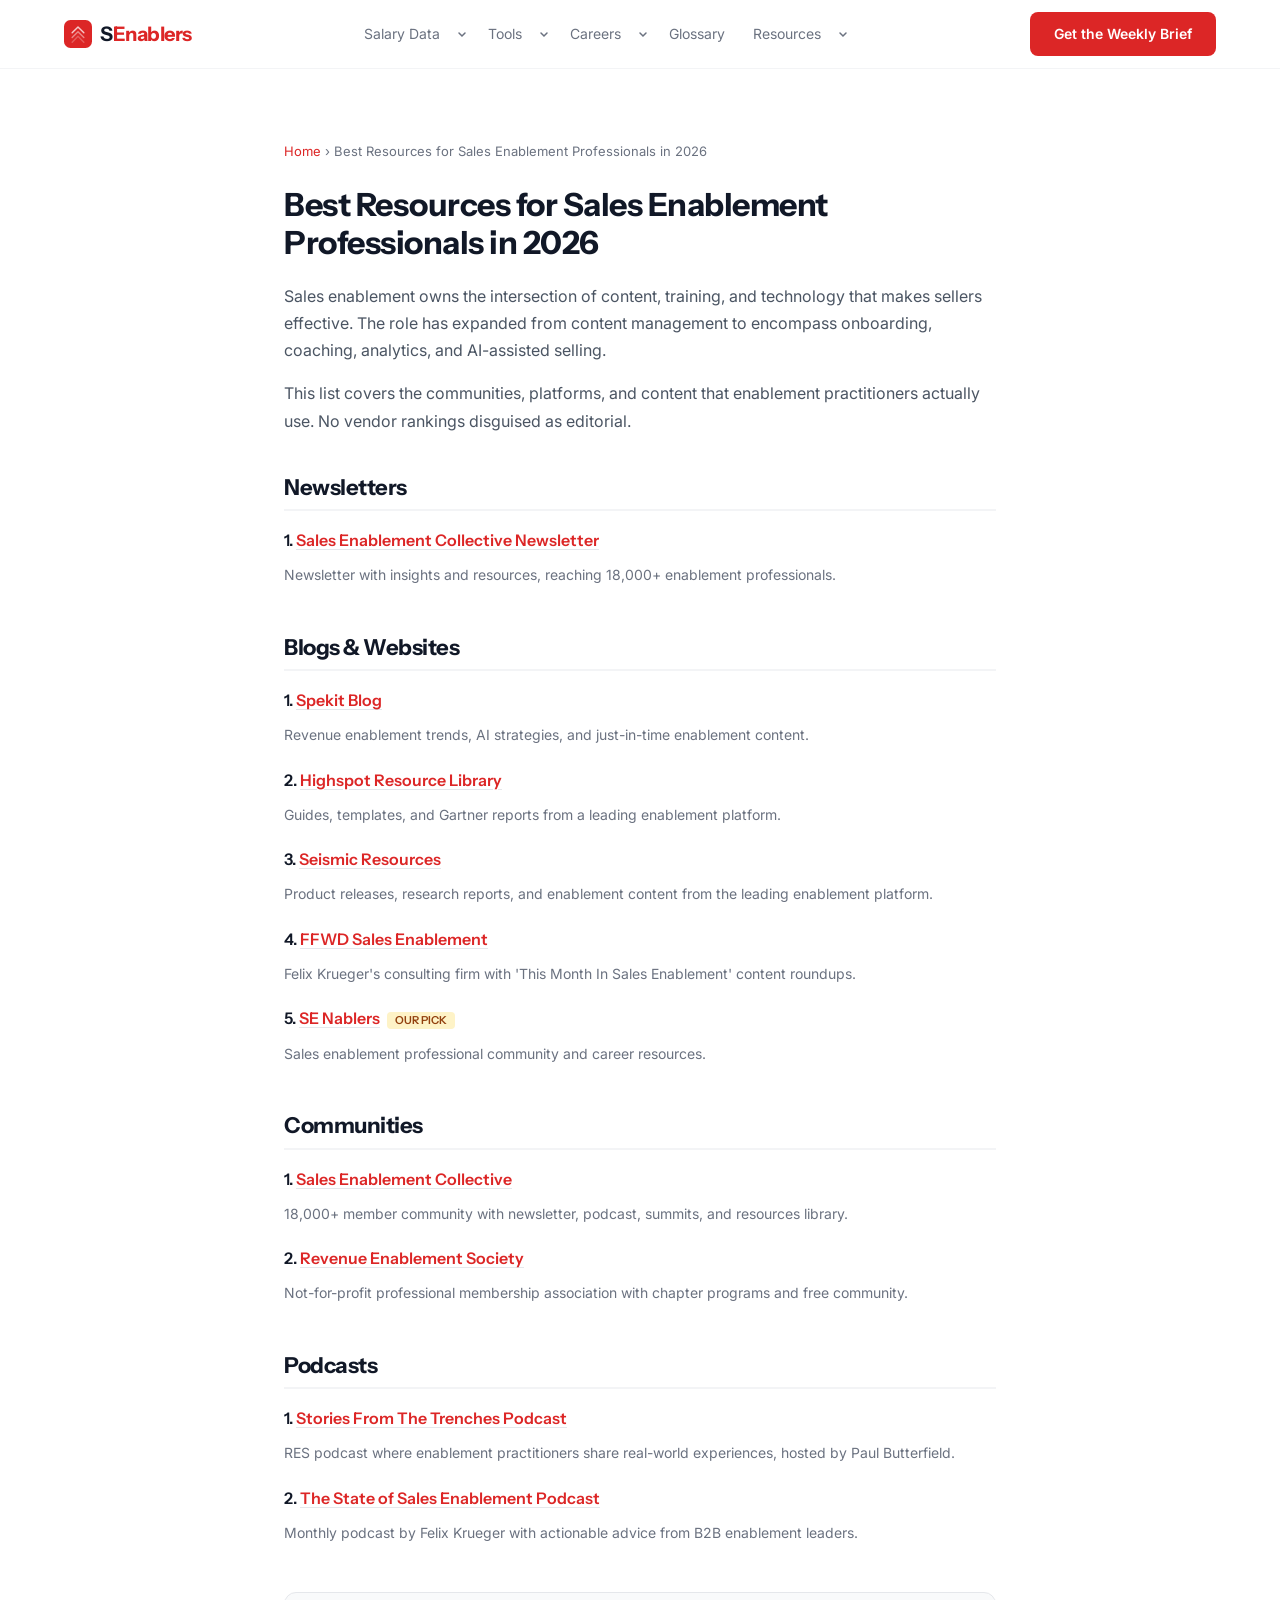
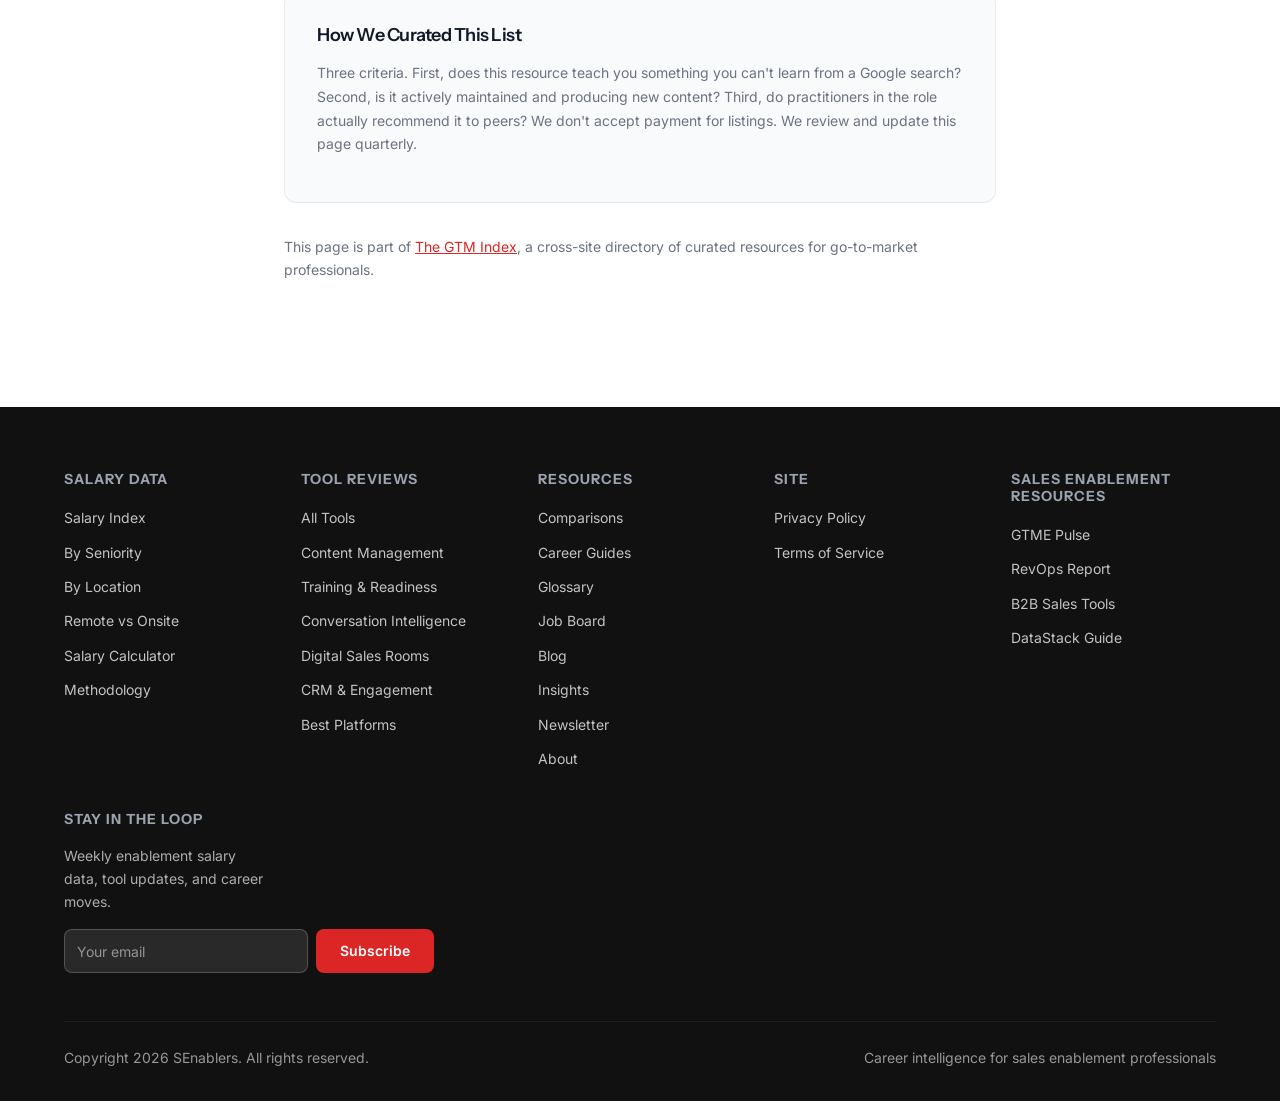
<file: pages/best-sales-enablement-resources/index.html>
<!DOCTYPE html>
<html lang="en">
<head>
    <meta charset="UTF-8">
    <meta name="viewport" content="width=device-width, initial-scale=1.0">
    <meta name="theme-color" content="#DC2626">
    <title>Best Resources for Sales Enablement Professionals in 2026 - SEnablers</title>
    <meta name="description" content="Curated list of the best newsletters, communities, platforms, podcasts, and training for sales enablement professionals.">
    <link rel="canonical" href="https://thegtmindex.com/sales-enablement/">
    <meta name="robots" content="index, follow, max-snippet:-1, max-image-preview:large, max-video-preview:-1">


    <!-- Open Graph -->
    <meta property="og:type" content="website">
    <meta property="og:url" content="https://senablers.com/best-sales-enablement-resources/">
    <meta property="og:title" content="Best Resources for Sales Enablement Professionals in 2026 - SEnablers">
    <meta property="og:description" content="Curated list of the best newsletters, communities, platforms, podcasts, and training for sales enablement professionals.">
    <meta property="og:site_name" content="SEnablers">
    <meta property="og:image" content="https://senablers.com/assets/og-default.png">
    <meta property="og:image:width" content="1200">
    <meta property="og:image:height" content="630">

    <!-- Twitter Card -->
    <meta name="twitter:card" content="summary_large_image">
    <meta name="twitter:title" content="Best Resources for Sales Enablement Professionals in 2026 - SEnablers">
    <meta name="twitter:description" content="Curated list of the best newsletters, communities, platforms, podcasts, and training for sales enablement professionals.">
    <meta name="twitter:image" content="https://senablers.com/assets/og-default.png">

    <!-- Favicon -->
    <link rel="icon" type="image/svg+xml" href="/assets/favicons/favicon.svg">
    <link rel="manifest" href="/assets/favicons/site.webmanifest">

    <!-- Google Fonts -->
    <link rel="preconnect" href="https://fonts.googleapis.com">
    <link rel="preconnect" href="https://fonts.gstatic.com" crossorigin>
    <link href="https://fonts.googleapis.com/css2?family=Instrument+Sans:wght@400;500;600;700&family=Inter:wght@400;500;600;700&family=Source+Code+Pro:wght@400;500&display=swap" rel="stylesheet">

    <!-- CSS -->
    <link rel="stylesheet" href="/assets/css/tokens.css">
    <link rel="stylesheet" href="/assets/css/components.css?v=1">
    <link rel="stylesheet" href="/assets/css/styles.css?v=1">

    <!-- Google Analytics 4 -->
    <script async src="https://www.googletagmanager.com/gtag/js?id=G-917V544CHC"></script>
    <script>
      window.dataLayer = window.dataLayer || [];
      function gtag(){dataLayer.push(arguments);}
      gtag('js', new Date());
      gtag('config', 'G-917V544CHC');
    </script>
    <script type="application/ld+json">
{
  "@context": "https://schema.org",
  "@graph": [
    {
      "@type": "ItemList",
      "name": "Best Resources for Sales Enablement Professionals in 2026",
      "description": "Curated list of the best newsletters, communities, platforms, podcasts, and training for sales enablement professionals.",
      "numberOfItems": 10,
      "itemListElement": [
        {
          "@type": "ListItem",
          "position": 1,
          "name": "Sales Enablement Collective Newsletter",
          "url": "https://www.salesenablementcollective.com/"
        },
        {
          "@type": "ListItem",
          "position": 2,
          "name": "Spekit Blog",
          "url": "https://www.spekit.com/blog"
        },
        {
          "@type": "ListItem",
          "position": 3,
          "name": "Highspot Resource Library",
          "url": "https://www.highspot.com/library/"
        },
        {
          "@type": "ListItem",
          "position": 4,
          "name": "Seismic Resources",
          "url": "https://www.seismic.com/newsroom/"
        },
        {
          "@type": "ListItem",
          "position": 5,
          "name": "FFWD Sales Enablement",
          "url": "https://www.goffwd.com/"
        },
        {
          "@type": "ListItem",
          "position": 6,
          "name": "SE Nablers",
          "url": "https://senablers.com/"
        },
        {
          "@type": "ListItem",
          "position": 7,
          "name": "Sales Enablement Collective",
          "url": "https://www.salesenablementcollective.com/"
        },
        {
          "@type": "ListItem",
          "position": 8,
          "name": "Revenue Enablement Society",
          "url": "https://www.resociety.global"
        },
        {
          "@type": "ListItem",
          "position": 9,
          "name": "Stories From The Trenches Podcast",
          "url": "https://open.spotify.com/show/6ZX0GntzGgAFGrpQI5FvwX"
        },
        {
          "@type": "ListItem",
          "position": 10,
          "name": "The State of Sales Enablement Podcast",
          "url": "https://www.goffwd.com/thestateofsalesenablement/"
        }
      ]
    },
    {
      "@type": "BreadcrumbList",
      "itemListElement": [
        {
          "@type": "ListItem",
          "position": 1,
          "name": "Home",
          "item": "https://senablers.com"
        },
        {
          "@type": "ListItem",
          "position": 2,
          "name": "Best Resources for Sales Enablement Professionals in 2026",
          "item": "https://thegtmindex.com/sales-enablement/"
        }
      ]
    }
  ]
}
    </script>

</head>
<body>
<nav class="site-nav">
    <div class="nav-container">
        <a href="/" class="nav-brand">
            <svg class="nav-icon" width="28" height="28" viewBox="0 0 48 48"><rect width="48" height="48" rx="11" fill="#DC2626"/><path d="M14 30 L24 20 L34 30" stroke="white" stroke-width="2.5" fill="none" stroke-linecap="round" stroke-linejoin="round" opacity="0.45"/><path d="M14 22 L24 12 L34 22" stroke="white" stroke-width="2.5" fill="none" stroke-linecap="round" stroke-linejoin="round" opacity="0.75"/><path d="M14 38 L24 28 L34 38" stroke="white" stroke-width="2.5" fill="none" stroke-linecap="round" stroke-linejoin="round" opacity="0.25"/></svg>
            <span class="nav-wordmark"><span class="nav-wordmark-name">S</span><span class="nav-wordmark-accent">Enablers</span></span>
        </a>
        <ul class="nav-links">
            <li class="nav-item nav-item--dropdown">
    <a href="/salary/">Salary Data</a>
    <button class="nav-dropdown-toggle" aria-label="Toggle Salary Data submenu" aria-expanded="false">
        <svg width="12" height="12" viewBox="0 0 12 12" fill="none"><path d="M3 5l3 3 3-3" stroke="currentColor" stroke-width="1.5" stroke-linecap="round"/></svg>
    </button>
    <ul class="nav-dropdown">
        <li><a href="/salary/">Salary Index</a></li>
<li><a href="/salary/by-seniority/">By Seniority</a></li>
<li><a href="/salary/by-location/">By Location</a></li>
<li><a href="/salary/remote-vs-onsite/">Remote vs Onsite</a></li>
<li><a href="/salary/calculator/">Salary Calculator</a></li>
<li><a href="/salary/methodology/">Methodology</a></li>

    </ul>
</li>
<li class="nav-item nav-item--dropdown">
    <a href="/tools/">Tools</a>
    <button class="nav-dropdown-toggle" aria-label="Toggle Tools submenu" aria-expanded="false">
        <svg width="12" height="12" viewBox="0 0 12 12" fill="none"><path d="M3 5l3 3 3-3" stroke="currentColor" stroke-width="1.5" stroke-linecap="round"/></svg>
    </button>
    <ul class="nav-dropdown">
        <li><a href="/tools/">All Tools</a></li>
<li><a href="/tools/category/content-management/">Content Management</a></li>
<li><a href="/tools/category/training/">Training & Readiness</a></li>
<li><a href="/tools/category/conversation-intelligence/">Conversation Intelligence</a></li>
<li><a href="/tools/category/digital-sales-rooms/">Digital Sales Rooms</a></li>
<li><a href="/tools/highspot-review/">Highspot Review</a></li>

    </ul>
</li>
<li class="nav-item nav-item--dropdown">
    <a href="/careers/">Careers</a>
    <button class="nav-dropdown-toggle" aria-label="Toggle Careers submenu" aria-expanded="false">
        <svg width="12" height="12" viewBox="0 0 12 12" fill="none"><path d="M3 5l3 3 3-3" stroke="currentColor" stroke-width="1.5" stroke-linecap="round"/></svg>
    </button>
    <ul class="nav-dropdown">
        <li><a href="/careers/">Career Guides</a></li>
<li><a href="/careers/how-to-break-into-enablement/">Break Into Enablement</a></li>
<li><a href="/careers/job-growth/">Job Market Growth</a></li>
<li><a href="/companies/">Companies Hiring</a></li>

    </ul>
</li>
<li class="nav-item"><a href="/glossary/">Glossary</a></li>
<li class="nav-item nav-item--dropdown">
    <a href="/comparisons/">Resources</a>
    <button class="nav-dropdown-toggle" aria-label="Toggle Resources submenu" aria-expanded="false">
        <svg width="12" height="12" viewBox="0 0 12 12" fill="none"><path d="M3 5l3 3 3-3" stroke="currentColor" stroke-width="1.5" stroke-linecap="round"/></svg>
    </button>
    <ul class="nav-dropdown">
        <li><a href="/comparisons/">Comparisons</a></li>
<li><a href="/blog/">Blog</a></li>
<li><a href="/insights/">Insights</a></li>
<li><a href="/jobs/">Job Board</a></li>

    </ul>
</li>

        </ul>
        <a href="/newsletter/" class="btn btn--primary nav-cta">Get the Weekly Brief</a>
        <button class="nav-mobile-toggle" aria-label="Menu">
            <svg width="24" height="24" viewBox="0 0 24 24" fill="none"><path d="M4 6h16M4 12h16M4 18h16" stroke="currentColor" stroke-width="2" stroke-linecap="round"/></svg>
        </button>
    </div>
</nav>
<main class="main-content">

    <div style="max-width:760px;margin:0 auto;padding:40px 24px 80px;">
        <nav style="font-size:13px;color:#6B7280;margin-bottom:24px;" aria-label="Breadcrumb">
            <a href="/" style="text-decoration:none;">Home</a> &rsaquo; <span>Best Resources for Sales Enablement Professionals in 2026</span>
        </nav>

        <h1 style="font-size:32px;font-weight:700;line-height:1.2;margin-bottom:20px;letter-spacing:-0.5px;">Best Resources for Sales Enablement Professionals in 2026</h1>

        <div style="margin-bottom:40px;">
            <p style='font-size:16px;color:#4B5563;line-height:1.7;margin-bottom:12px;'>Sales enablement owns the intersection of content, training, and technology that makes sellers effective. The role has expanded from content management to encompass onboarding, coaching, analytics, and AI-assisted selling.</p>
<p style='font-size:16px;color:#4B5563;line-height:1.7;margin-bottom:12px;'>This list covers the communities, platforms, and content that enablement practitioners actually use. No vendor rankings disguised as editorial.</p>
        </div>

        
        <section style="margin-bottom:48px;">
            <h2 style="font-size:22px;font-weight:700;margin-bottom:20px;padding-bottom:8px;border-bottom:2px solid #F3F4F6;">Newsletters</h2>
            
            <div style="margin-bottom:24px;">
                <h3 style="font-size:16px;font-weight:600;margin-bottom:4px;">
                    1. <a href="https://www.salesenablementcollective.com/" target="_blank" rel="noopener" style="text-decoration:underline;text-decoration-color:#E5E7EB;text-underline-offset:3px;">Sales Enablement Collective Newsletter</a>
                </h3>
                <p style="font-size:14px;color:#6B7280;line-height:1.6;">Newsletter with insights and resources, reaching 18,000+ enablement professionals.</p>
            </div>
        </section>
        <section style="margin-bottom:48px;">
            <h2 style="font-size:22px;font-weight:700;margin-bottom:20px;padding-bottom:8px;border-bottom:2px solid #F3F4F6;">Blogs & Websites</h2>
            
            <div style="margin-bottom:24px;">
                <h3 style="font-size:16px;font-weight:600;margin-bottom:4px;">
                    1. <a href="https://www.spekit.com/blog" target="_blank" rel="noopener" style="text-decoration:underline;text-decoration-color:#E5E7EB;text-underline-offset:3px;">Spekit Blog</a>
                </h3>
                <p style="font-size:14px;color:#6B7280;line-height:1.6;">Revenue enablement trends, AI strategies, and just-in-time enablement content.</p>
            </div>
            <div style="margin-bottom:24px;">
                <h3 style="font-size:16px;font-weight:600;margin-bottom:4px;">
                    2. <a href="https://www.highspot.com/library/" target="_blank" rel="noopener" style="text-decoration:underline;text-decoration-color:#E5E7EB;text-underline-offset:3px;">Highspot Resource Library</a>
                </h3>
                <p style="font-size:14px;color:#6B7280;line-height:1.6;">Guides, templates, and Gartner reports from a leading enablement platform.</p>
            </div>
            <div style="margin-bottom:24px;">
                <h3 style="font-size:16px;font-weight:600;margin-bottom:4px;">
                    3. <a href="https://www.seismic.com/newsroom/" target="_blank" rel="noopener" style="text-decoration:underline;text-decoration-color:#E5E7EB;text-underline-offset:3px;">Seismic Resources</a>
                </h3>
                <p style="font-size:14px;color:#6B7280;line-height:1.6;">Product releases, research reports, and enablement content from the leading enablement platform.</p>
            </div>
            <div style="margin-bottom:24px;">
                <h3 style="font-size:16px;font-weight:600;margin-bottom:4px;">
                    4. <a href="https://www.goffwd.com/" target="_blank" rel="noopener" style="text-decoration:underline;text-decoration-color:#E5E7EB;text-underline-offset:3px;">FFWD Sales Enablement</a>
                </h3>
                <p style="font-size:14px;color:#6B7280;line-height:1.6;">Felix Krueger's consulting firm with 'This Month In Sales Enablement' content roundups.</p>
            </div>
            <div style="margin-bottom:24px;">
                <h3 style="font-size:16px;font-weight:600;margin-bottom:4px;">
                    5. <a href="https://senablers.com/" target="_blank" rel="noopener" style="text-decoration:underline;text-decoration-color:#E5E7EB;text-underline-offset:3px;">SE Nablers</a> <span style="display:inline-block;background:#FEF3C7;color:#92400E;font-size:11px;padding:2px 8px;border-radius:4px;font-weight:600;vertical-align:middle;margin-left:4px;">OUR PICK</span>
                </h3>
                <p style="font-size:14px;color:#6B7280;line-height:1.6;">Sales enablement professional community and career resources.</p>
            </div>
        </section>
        <section style="margin-bottom:48px;">
            <h2 style="font-size:22px;font-weight:700;margin-bottom:20px;padding-bottom:8px;border-bottom:2px solid #F3F4F6;">Communities</h2>
            
            <div style="margin-bottom:24px;">
                <h3 style="font-size:16px;font-weight:600;margin-bottom:4px;">
                    1. <a href="https://www.salesenablementcollective.com/" target="_blank" rel="noopener" style="text-decoration:underline;text-decoration-color:#E5E7EB;text-underline-offset:3px;">Sales Enablement Collective</a>
                </h3>
                <p style="font-size:14px;color:#6B7280;line-height:1.6;">18,000+ member community with newsletter, podcast, summits, and resources library.</p>
            </div>
            <div style="margin-bottom:24px;">
                <h3 style="font-size:16px;font-weight:600;margin-bottom:4px;">
                    2. <a href="https://www.resociety.global" target="_blank" rel="noopener" style="text-decoration:underline;text-decoration-color:#E5E7EB;text-underline-offset:3px;">Revenue Enablement Society</a>
                </h3>
                <p style="font-size:14px;color:#6B7280;line-height:1.6;">Not-for-profit professional membership association with chapter programs and free community.</p>
            </div>
        </section>
        <section style="margin-bottom:48px;">
            <h2 style="font-size:22px;font-weight:700;margin-bottom:20px;padding-bottom:8px;border-bottom:2px solid #F3F4F6;">Podcasts</h2>
            
            <div style="margin-bottom:24px;">
                <h3 style="font-size:16px;font-weight:600;margin-bottom:4px;">
                    1. <a href="https://open.spotify.com/show/6ZX0GntzGgAFGrpQI5FvwX" target="_blank" rel="noopener" style="text-decoration:underline;text-decoration-color:#E5E7EB;text-underline-offset:3px;">Stories From The Trenches Podcast</a>
                </h3>
                <p style="font-size:14px;color:#6B7280;line-height:1.6;">RES podcast where enablement practitioners share real-world experiences, hosted by Paul Butterfield.</p>
            </div>
            <div style="margin-bottom:24px;">
                <h3 style="font-size:16px;font-weight:600;margin-bottom:4px;">
                    2. <a href="https://www.goffwd.com/thestateofsalesenablement/" target="_blank" rel="noopener" style="text-decoration:underline;text-decoration-color:#E5E7EB;text-underline-offset:3px;">The State of Sales Enablement Podcast</a>
                </h3>
                <p style="font-size:14px;color:#6B7280;line-height:1.6;">Monthly podcast by Felix Krueger with actionable advice from B2B enablement leaders.</p>
            </div>
        </section>

        <div style="margin-top:48px;padding:32px;background:#F9FAFB;border-radius:12px;border:1px solid #E5E7EB;">
            <h2 style="font-size:18px;font-weight:600;margin-bottom:12px;">How We Curated This List</h2>
            <p style="font-size:14px;color:#6B7280;line-height:1.7;">Three criteria. First, does this resource teach you something you can't learn from a Google search? Second, is it actively maintained and producing new content? Third, do practitioners in the role actually recommend it to peers? We don't accept payment for listings. We review and update this page quarterly.</p>
        </div>

        <p style="margin-top:32px;font-size:14px;color:#6B7280;">
            This page is part of <a href="https://thegtmindex.com/sales-enablement/" style="color:#DC2626;text-decoration:underline;">The GTM Index</a>, a cross-site directory of curated resources for go-to-market professionals.
        </p>
    </div>
</main>
<footer class="site-footer">
    <div class="footer-container">
        <div class="footer-grid">
            <div class="footer-column">
    <h4>Salary Data</h4>
    <ul>
        <li><a href="/salary/">Salary Index</a></li>
<li><a href="/salary/by-seniority/">By Seniority</a></li>
<li><a href="/salary/by-location/">By Location</a></li>
<li><a href="/salary/remote-vs-onsite/">Remote vs Onsite</a></li>
<li><a href="/salary/calculator/">Salary Calculator</a></li>
<li><a href="/salary/methodology/">Methodology</a></li>

    </ul>
</div>
<div class="footer-column">
    <h4>Tool Reviews</h4>
    <ul>
        <li><a href="/tools/">All Tools</a></li>
<li><a href="/tools/category/content-management/">Content Management</a></li>
<li><a href="/tools/category/training/">Training & Readiness</a></li>
<li><a href="/tools/category/conversation-intelligence/">Conversation Intelligence</a></li>
<li><a href="/tools/category/digital-sales-rooms/">Digital Sales Rooms</a></li>
<li><a href="/tools/category/crm/">CRM & Engagement</a></li>
<li><a href="/tools/best/best-sales-enablement-platforms/">Best Platforms</a></li>

    </ul>
</div>
<div class="footer-column">
    <h4>Resources</h4>
    <ul>
        <li><a href="/comparisons/">Comparisons</a></li>
<li><a href="/careers/">Career Guides</a></li>
<li><a href="/glossary/">Glossary</a></li>
<li><a href="/jobs/">Job Board</a></li>
<li><a href="/blog/">Blog</a></li>
<li><a href="/insights/">Insights</a></li>
<li><a href="/newsletter/">Newsletter</a></li>
<li><a href="/about/">About</a></li>

    </ul>
</div>
<div class="footer-column">
    <h4>Site</h4>
    <ul>
        <li><a href="/privacy/">Privacy Policy</a></li>
<li><a href="/terms/">Terms of Service</a></li>

    </ul>
</div>
<div class="footer-column">
    <h4>Sales Enablement Resources</h4>
    <ul>
        <li><a href="https://gtmepulse.com" target="_blank" rel="noopener">GTME Pulse</a></li>
<li><a href="https://therevopsreport.com" target="_blank" rel="noopener">RevOps Report</a></li>
<li><a href="https://b2bsalestools.com" target="_blank" rel="noopener">B2B Sales Tools</a></li>
<li><a href="https://datastackguide.com" target="_blank" rel="noopener">DataStack Guide</a></li>

    </ul>
</div>

            <div class="footer-column footer-newsletter">
                <h4>Stay in the loop</h4>
                <p>Weekly enablement salary data, tool updates, and career moves.</p>
                <form class="footer-newsletter-form" onsubmit="return false;">
                    <input type="email" placeholder="Your email" aria-label="Email address" required>
                    <button type="submit" class="btn btn--primary">Subscribe</button>
                </form>
            </div>
        </div>
        <div class="footer-bottom">
            <span>Copyright 2026 SEnablers. All rights reserved.</span>
            <span>Career intelligence for sales enablement professionals</span>
        </div>
    </div>
</footer>
<script>
(function(){
    // Mobile nav toggle
    var toggle = document.querySelector('.nav-mobile-toggle');
    var links = document.querySelector('.nav-links');
    if (toggle && links) {
        toggle.addEventListener('click', function() {
            links.classList.toggle('open');
            toggle.classList.toggle('open');
        });
    }
    // Dropdown toggles
    var dropdowns = document.querySelectorAll('.nav-dropdown-toggle');
    dropdowns.forEach(function(btn) {
        btn.addEventListener('click', function(e) {
            e.preventDefault();
            e.stopPropagation();
            var parent = btn.closest('.nav-item--dropdown');
            if (parent) {
                parent.classList.toggle('open');
                btn.setAttribute('aria-expanded',
                    parent.classList.contains('open') ? 'true' : 'false');
            }
        });
    });
    // Newsletter signup
    var SIGNUP_URL = 'https://newsletter-subscribe.rome-workers.workers.dev/subscribe';
    document.querySelectorAll('.hero-signup, .footer-newsletter-form, .newsletter-cta-form').forEach(function(form) {
        form.onsubmit = function(e) {
            e.preventDefault();
            var emailInput = form.querySelector('input[type="email"]');
            var btn = form.querySelector('button');
            var email = emailInput ? emailInput.value.trim() : '';
            if (!email) return;
            var origText = btn.textContent;
            btn.textContent = 'Subscribing...';
            btn.disabled = true;
            fetch(SIGNUP_URL, {
                method: 'POST',
                headers: {'Content-Type': 'application/json'},
                body: JSON.stringify({email: email, list: 'senablers'})
            })
            .then(function(r) { return r.json(); })
            .then(function(data) {
                if (data.success) {
                    if (typeof gtag === 'function') { gtag('event', 'newsletter_signup', {'event_category': 'engagement', 'event_label': email}); }
                    form.innerHTML = '<p style="color: var(--se-accent); font-weight: 600;">You\'re in! Check your inbox.</p>';
                } else {
                    btn.textContent = origText;
                    btn.disabled = false;
                    var err = document.createElement('p');
                    err.style.cssText = 'color: #ef4444; font-size: 0.85rem; margin-top: 0.5rem;';
                    err.textContent = data.error || 'Something went wrong. Try again.';
                    var existing = form.querySelector('.signup-error');
                    if (existing) existing.remove();
                    err.className = 'signup-error';
                    form.appendChild(err);
                }
            })
            .catch(function() {
                btn.textContent = origText;
                btn.disabled = false;
                var err = document.createElement('p');
                err.style.cssText = 'color: #ef4444; font-size: 0.85rem; margin-top: 0.5rem;';
                err.textContent = 'Connection error. Please try again.';
                var existing = form.querySelector('.signup-error');
                if (existing) existing.remove();
                err.className = 'signup-error';
                form.appendChild(err);
            });
        };
    });
})();
</script>
</body>
</html>
</file>
<file: assets/css/tokens.css>
/* ============================================================
   SEnablers — Design Tokens
   Generated: 2026-04-03
   ============================================================ */

:root {
  /* ---- Backgrounds ---- */
  --se-bg-primary: #FFFFFF;
  --se-bg-surface: #F9FAFB;
  --se-bg-tinted: #FEF2F2;
  --se-bg-dark: #111111;
  --se-bg-dark-surface: #1A1A1A;

  /* ---- Accent: True Red ---- */
  --se-accent: #DC2626;
  --se-accent-hover: #B91C1C;
  --se-accent-active: #991B1B;
  --se-accent-subtle: #FEF2F2;
  --se-accent-rgb: 220, 38, 38;           /* for rgba() usage */

  /* ---- Text ---- */
  --se-text-primary: #111827;
  --se-text-secondary: #6B7280;
  --se-text-tertiary: #9CA3AF;
  --se-text-inverse: #F0F0F0;
  --se-text-on-accent: #FFFFFF;

  /* ---- Borders & Dividers ---- */
  --se-border: #E5E7EB;
  --se-border-subtle: #F3F4F6;
  --se-border-strong: #D1D5DB;

  /* ---- Typography ---- */
  --se-font-heading: 'Instrument Sans', system-ui, -apple-system, sans-serif;
  --se-font-body: 'Inter', system-ui, -apple-system, sans-serif;
  --se-font-mono: 'Source Code Pro', 'Menlo', 'Monaco', monospace;

  /* ---- Font Sizes (fluid) ---- */
  --se-text-xs: clamp(0.6875rem, 0.65rem + 0.15vw, 0.75rem);    /* 11-12px */
  --se-text-sm: clamp(0.8125rem, 0.78rem + 0.15vw, 0.875rem);   /* 13-14px */
  --se-text-base: clamp(0.9375rem, 0.9rem + 0.15vw, 1rem);      /* 15-16px */
  --se-text-lg: clamp(1.125rem, 1.05rem + 0.3vw, 1.25rem);      /* 18-20px */
  --se-text-xl: clamp(1.375rem, 1.2rem + 0.6vw, 1.75rem);       /* 22-28px */
  --se-text-2xl: clamp(1.75rem, 1.5rem + 1vw, 2.5rem);          /* 28-40px */
  --se-text-3xl: clamp(2.25rem, 1.8rem + 1.5vw, 3.5rem);        /* 36-56px */

  /* ---- Font Weights ---- */
  --se-weight-normal: 400;
  --se-weight-medium: 500;
  --se-weight-semibold: 600;
  --se-weight-bold: 700;
  --se-weight-extrabold: 800;

  /* ---- Spacing Scale ---- */
  --se-space-1: 0.25rem;   /* 4px */
  --se-space-2: 0.5rem;    /* 8px */
  --se-space-3: 0.75rem;   /* 12px */
  --se-space-4: 1rem;      /* 16px */
  --se-space-6: 1.5rem;    /* 24px */
  --se-space-8: 2rem;      /* 32px */
  --se-space-12: 3rem;     /* 48px */
  --se-space-16: 4rem;     /* 64px */
  --se-space-24: 6rem;     /* 96px */

  /* ---- Radius ---- */
  --se-radius-sm: 4px;
  --se-radius-md: 8px;
  --se-radius-lg: 12px;
  --se-radius-xl: 16px;
  --se-radius-full: 9999px;

  /* ---- Shadows ---- */
  --se-shadow-sm: 0 1px 2px rgba(0, 0, 0, 0.05);
  --se-shadow-md: 0 4px 12px rgba(0, 0, 0, 0.08);
  --se-shadow-lg: 0 8px 24px rgba(0, 0, 0, 0.12);
  --se-shadow-accent: 0 4px 16px rgba(var(--se-accent-rgb), 0.25);

  /* ---- Transitions ---- */
  --se-ease: cubic-bezier(0.16, 1, 0.3, 1);
  --se-duration-fast: 150ms;
  --se-duration-normal: 250ms;
  --se-duration-slow: 400ms;

  /* ---- Z-Index ---- */
  --se-z-dropdown: 100;
  --se-z-sticky: 200;
  --se-z-modal: 300;
  --se-z-toast: 400;
}

/* ---- Dark Mode Override ---- */
@media (prefers-color-scheme: dark) {
  :root {
    --se-bg-primary: #111111;
    --se-bg-surface: #1A1A1A;
    --se-bg-tinted: #2A1410;
    --se-text-primary: #F0F0F0;
    --se-text-secondary: #9CA3AF;
    --se-text-tertiary: #6B7280;
    --se-text-inverse: #111827;
    --se-border: #2A2A2A;
    --se-border-subtle: #222222;
    --se-border-strong: #3A3A3A;
    --se-shadow-sm: 0 1px 2px rgba(0, 0, 0, 0.2);
    --se-shadow-md: 0 4px 12px rgba(0, 0, 0, 0.3);
    --se-shadow-lg: 0 8px 24px rgba(0, 0, 0, 0.4);
  }
}

/* ---- Utility: force dark on specific containers ---- */
[data-theme="dark"] {
  --se-bg-primary: #111111;
  --se-bg-surface: #1A1A1A;
  --se-bg-tinted: #2A1410;
  --se-text-primary: #F0F0F0;
  --se-text-secondary: #9CA3AF;
  --se-text-tertiary: #6B7280;
  --se-text-inverse: #111827;
  --se-border: #2A2A2A;
  --se-border-subtle: #222222;
  --se-border-strong: #3A3A3A;
}
</file>
<file: assets/css/components.css>
/* ============================================================
   SEnablers — Reusable Components
   Layer 2 of 3: tokens.css -> components.css -> styles.css
   All values reference --se-* tokens. Zero hardcoded hex. No forced specificity.
   ============================================================ */

/* ---- Reset ---- */
*, *::before, *::after {
    box-sizing: border-box;
}

body {
    margin: 0;
    font-family: var(--se-font-body);
    color: var(--se-text-primary);
    background: var(--se-bg-primary);
    line-height: 1.65;
    font-size: var(--se-text-base);
    -webkit-font-smoothing: antialiased;
    -moz-osx-font-smoothing: grayscale;
}

/* ---- Links ---- */
a {
    color: var(--se-accent);
    text-decoration: none;
    transition: color var(--se-duration-fast) var(--se-ease);
}

a:hover {
    color: var(--se-accent-hover);
}

/* ---- Headings ---- */
h1, h2, h3, h4, h5, h6 {
    font-family: var(--se-font-heading);
    font-weight: var(--se-weight-bold);
    color: var(--se-text-primary);
    line-height: 1.2;
    margin-top: 0;
}

h1 { font-size: var(--se-text-3xl); letter-spacing: -1px; }
h2 { font-size: var(--se-text-2xl); letter-spacing: -0.5px; }
h3 { font-size: var(--se-text-xl); }
h4 { font-size: var(--se-text-lg); }
h5 { font-size: var(--se-text-base); }
h6 { font-size: var(--se-text-sm); }

/* ---- Container ---- */
.container {
    max-width: 1200px;
    margin: 0 auto;
    padding: 0 var(--se-space-6);
}

/* ---- Buttons ---- */
.btn {
    display: inline-flex;
    align-items: center;
    justify-content: center;
    gap: var(--se-space-2);
    padding: var(--se-space-3) var(--se-space-6);
    border-radius: var(--se-radius-md);
    font-family: var(--se-font-body);
    font-weight: var(--se-weight-semibold);
    font-size: var(--se-text-sm);
    text-decoration: none;
    cursor: pointer;
    transition: all var(--se-duration-fast) var(--se-ease);
    border: none;
    line-height: 1.4;
}

.btn--primary {
    background: var(--se-accent);
    color: var(--se-text-on-accent);
}

.btn--primary:hover {
    background: var(--se-accent-hover);
    box-shadow: var(--se-shadow-accent);
    color: var(--se-text-on-accent);
}

.btn--ghost {
    background: transparent;
    color: var(--se-text-primary);
    border: 1px solid var(--se-border);
}

.btn--ghost:hover {
    background: var(--se-bg-primary);
    border-color: var(--se-accent-hover);
    color: var(--se-accent-hover);
}

/* ---- Cards ---- */
.card {
    background: var(--se-bg-surface);
    border: 1px solid var(--se-border);
    border-radius: var(--se-radius-xl);
    padding: var(--se-space-6);
}

.card-grid {
    display: grid;
    grid-template-columns: repeat(auto-fill, minmax(300px, 1fr));
    gap: var(--se-space-6);
}

/* ---- Stat Blocks ---- */
.stat-grid {
    display: grid;
    grid-template-columns: repeat(auto-fit, minmax(150px, 1fr));
    gap: var(--se-space-4);
}

.stat-block {
    text-align: center;
}

.stat-value {
    display: block;
    font-family: var(--se-font-heading);
    font-size: var(--se-text-2xl);
    font-weight: var(--se-weight-bold);
    color: var(--se-text-primary);
    white-space: nowrap;
}

.stat-label {
    display: block;
    font-size: var(--se-text-sm);
    color: var(--se-text-secondary);
    margin-top: var(--se-space-1);
}

/* ---- Breadcrumb ---- */
.breadcrumb {
    font-size: var(--se-text-sm);
    color: var(--se-text-secondary);
    margin-bottom: var(--se-space-4);
}

.breadcrumb-link {
    color: var(--se-text-secondary);
    text-decoration: none;
}

.breadcrumb-link:hover {
    color: var(--se-accent-hover);
}

.breadcrumb-sep {
    margin: 0 var(--se-space-2);
}

.breadcrumb-current {
    color: var(--se-text-primary);
}

/* ---- Data Tables ---- */
.data-table {
    width: 100%;
    border-collapse: collapse;
}

.data-table th,
.data-table td {
    padding: var(--se-space-3) var(--se-space-4);
    text-align: left;
    border-bottom: 1px solid var(--se-border-subtle);
}

.data-table th {
    font-weight: var(--se-weight-semibold);
    font-size: var(--se-text-sm);
    color: var(--se-text-secondary);
}

/* ---- FAQ ---- */
.faq-section {
    margin-top: var(--se-space-12);
}

.faq-item {
    border-bottom: 1px solid var(--se-border-subtle);
    padding: var(--se-space-4) 0;
}

.faq-question {
    font-family: var(--se-font-heading);
    font-weight: var(--se-weight-semibold);
}

.faq-answer {
    color: var(--se-text-secondary);
    margin-top: var(--se-space-2);
}

/* ---- Newsletter CTA ---- */
.newsletter-cta {
    background: var(--se-bg-dark);
    color: var(--se-text-inverse);
    border-radius: var(--se-radius-lg);
    padding: var(--se-space-12) var(--se-space-8);
    text-align: center;
}

.newsletter-cta h2 {
    color: var(--se-text-inverse);
}

.newsletter-cta p {
    color: rgba(255, 255, 255, 0.7);
}

.newsletter-cta-form {
    display: flex;
    gap: var(--se-space-2);
    max-width: 460px;
    margin: 0 auto;
}

.newsletter-cta-form input {
    flex: 1;
    padding: var(--se-space-3) var(--se-space-4);
    border-radius: var(--se-radius-md);
    border: 1px solid rgba(255, 255, 255, 0.2);
    background: rgba(255, 255, 255, 0.1);
    color: var(--se-text-inverse);
    font-family: var(--se-font-body);
    font-size: var(--se-text-base);
}

.newsletter-cta-form input::placeholder {
    color: rgba(255, 255, 255, 0.5);
}

.newsletter-cta-form input:focus {
    outline: none;
    border-color: var(--se-accent);
}

/* ---- Page Header ---- */
.page-header {
    padding: var(--se-space-12) 0 var(--se-space-8);
}

.page-header h1 {
    font-family: var(--se-font-heading);
    font-weight: var(--se-weight-bold);
    letter-spacing: -0.5px;
}

/* ---- Source Citation ---- */
.source-citation {
    margin-top: var(--se-space-6);
    padding: var(--se-space-4);
    border-left: 3px solid var(--se-accent);
    background: var(--se-bg-surface);
    border-radius: 0 var(--se-radius-sm) var(--se-radius-sm) 0;
    font-size: 0.875rem;
    color: var(--se-text-secondary);
}

/* ---- Related Links ---- */
.related-links {
    margin-top: var(--se-space-12);
    padding-top: var(--se-space-8);
    border-top: 1px solid var(--se-border-subtle);
}

/* ---- Definition Block ---- */
.definition-block {
    padding: var(--se-space-4) 0;
    border-bottom: 1px solid var(--se-border-subtle);
}

.definition-term {
    font-family: var(--se-font-heading);
    font-weight: var(--se-weight-semibold);
    margin-bottom: var(--se-space-2);
}

.definition-text {
    color: var(--se-text-secondary);
    line-height: 1.7;
}

/* ---- Conference Cards ---- */
.conferences-grid {
    display: grid;
    grid-template-columns: repeat(auto-fill, minmax(340px, 1fr));
    gap: var(--se-space-6);
    margin: var(--se-space-8) 0;
    padding: 0 var(--se-space-4);
}

.conference-card {
    background: var(--se-bg-surface);
    border: 1px solid var(--se-border);
    border-radius: var(--se-radius-md);
    padding: var(--se-space-6);
    display: flex;
    flex-direction: column;
    gap: var(--se-space-3);
    transition: border-color 0.2s ease, box-shadow 0.2s ease;
}

.conference-card:hover {
    border-color: var(--se-accent);
    box-shadow: 0 4px 12px rgba(var(--se-accent-rgb), 0.1);
}

.conference-card-header h3 {
    font-family: var(--se-font-heading);
    font-size: var(--se-text-lg);
    font-weight: var(--se-weight-bold);
    margin: 0;
}

.conference-card-header h3 a {
    color: var(--se-text-primary);
    text-decoration: none;
}

.conference-card-header h3 a:hover {
    color: var(--se-accent);
}

.conference-organizer {
    font-size: var(--se-text-sm);
    color: var(--se-text-secondary);
}

.conference-description {
    font-size: var(--se-text-sm);
    color: var(--se-text-secondary);
    line-height: 1.6;
    margin: 0;
}

.conference-meta {
    display: flex;
    flex-wrap: wrap;
    gap: var(--se-space-4);
    font-size: var(--se-text-sm);
    color: var(--se-text-tertiary);
}

.conference-tags {
    display: flex;
    flex-wrap: wrap;
    gap: var(--se-space-2);
}

.conference-tag {
    display: inline-block;
    padding: 2px 10px;
    background: var(--se-accent-subtle);
    color: var(--se-accent);
    border-radius: var(--se-radius-full);
    font-size: var(--se-text-xs);
    font-weight: var(--se-weight-medium);
}

.conference-link {
    display: inline-block;
    margin-top: auto;
    font-size: var(--se-text-sm);
    font-weight: var(--se-weight-semibold);
    color: var(--se-accent);
    text-decoration: none;
}

.conference-link:hover {
    text-decoration: underline;
}

@media (max-width: 640px) {
    .conferences-grid {
        grid-template-columns: 1fr;
    }
}
</file>
<file: assets/css/styles.css>
/* ============================================================
   SEnablers — Page-Scoped & Structural Styles
   Layer 3 of 3: tokens.css -> components.css -> styles.css
   All values reference --se-* tokens. Zero hardcoded hex. No forced specificity.
   ============================================================ */

/* ---- Site Navigation ---- */
.site-nav {
    position: sticky;
    top: 0;
    background: var(--se-bg-primary);
    border-bottom: 1px solid var(--se-border-subtle);
    z-index: var(--se-z-sticky);
}

.nav-container {
    max-width: 1200px;
    margin: 0 auto;
    display: flex;
    align-items: center;
    justify-content: space-between;
    padding: var(--se-space-3) var(--se-space-6);
}

.nav-brand {
    display: flex;
    align-items: center;
    text-decoration: none;
    gap: var(--se-space-2);
}

.nav-icon {
    flex-shrink: 0;
}

.nav-wordmark {
    font-family: var(--se-font-heading);
    font-weight: 700;
    font-size: 1.25rem;
    letter-spacing: -0.5px;
    line-height: 1;
}

.nav-wordmark-name {
    color: var(--se-text-primary);
}

.nav-wordmark-accent {
    color: var(--se-accent);
}

.nav-links {
    display: flex;
    align-items: center;
    gap: var(--se-space-1);
    list-style: none;
    margin: 0;
    padding: 0;
}

.nav-item a {
    display: block;
    padding: var(--se-space-2) var(--se-space-3);
    font-size: var(--se-text-sm);
    color: var(--se-text-secondary);
    text-decoration: none;
    border-radius: var(--se-radius-sm);
    transition: background var(--se-duration-fast) var(--se-ease),
                color var(--se-duration-fast) var(--se-ease);
}

.nav-item a:hover {
    background: var(--se-bg-surface);
    color: var(--se-text-primary);
}

.nav-item a.active {
    color: var(--se-text-primary);
    font-weight: var(--se-weight-semibold);
}

/* Nav dropdown */
.nav-item--dropdown {
    position: relative;
    display: flex;
    align-items: center;
}

.nav-dropdown-toggle {
    display: inline-flex;
    align-items: center;
    background: none;
    border: none;
    padding: var(--se-space-1);
    cursor: pointer;
    color: var(--se-text-secondary);
    transition: transform var(--se-duration-fast) var(--se-ease);
}

.nav-item--dropdown.open .nav-dropdown-toggle {
    transform: rotate(180deg);
}

.nav-dropdown {
    position: absolute;
    top: 100%;
    left: 0;
    background: var(--se-bg-primary);
    border: 1px solid var(--se-border-subtle);
    border-radius: var(--se-radius-md);
    box-shadow: var(--se-shadow-md);
    padding: var(--se-space-2);
    min-width: 200px;
    display: none;
    z-index: var(--se-z-dropdown);
    list-style: none;
}

.nav-item--dropdown.open .nav-dropdown {
    display: block;
}

.nav-dropdown li a {
    display: block;
    padding: var(--se-space-2) var(--se-space-3);
    font-size: var(--se-text-sm);
    color: var(--se-text-secondary);
    text-decoration: none;
    border-radius: var(--se-radius-sm);
}

.nav-dropdown li a:hover {
    background: var(--se-bg-surface);
    color: var(--se-text-primary);
}

/* Nav mobile toggle (hidden on desktop) */
.nav-mobile-toggle {
    display: none;
    background: none;
    border: none;
    padding: var(--se-space-2);
    cursor: pointer;
    color: var(--se-text-primary);
    font-size: 1.5rem;
}

.nav-cta {
    margin-left: var(--se-space-4);
}


/* ---- Site Footer ---- */
.site-footer {
    background: var(--se-bg-dark);
    color: #F0F0F0;
    padding: var(--se-space-16) 0 var(--se-space-8);
}

.footer-container {
    max-width: 1200px;
    margin: 0 auto;
    padding: 0 var(--se-space-6);
}

.footer-grid {
    display: grid;
    grid-template-columns: repeat(auto-fit, minmax(200px, 1fr));
    gap: var(--se-space-8);
}

.footer-column h4 {
    font-family: var(--se-font-heading);
    font-size: var(--se-text-sm);
    color: #9CA3AF;
    margin-bottom: var(--se-space-4);
    text-transform: uppercase;
    letter-spacing: 1px;
}

.footer-column ul {
    list-style: none;
    padding: 0;
    margin: 0;
}

.footer-column li {
    margin-bottom: var(--se-space-2);
}

.footer-column a {
    color: #F0F0F0;
    opacity: 0.8;
    text-decoration: none;
    font-size: var(--se-text-sm);
    transition: opacity var(--se-duration-fast) var(--se-ease);
}

.footer-column a:hover {
    opacity: 1;
    color: #FFFFFF;
}

/* Footer newsletter */
.footer-newsletter p {
    font-size: var(--se-text-sm);
    opacity: 0.7;
    margin-bottom: var(--se-space-4);
}

.footer-newsletter-form {
    display: flex;
    gap: var(--se-space-2);
    max-width: 400px;
}

.footer-newsletter-form input {
    flex: 1;
    padding: var(--se-space-2) var(--se-space-3);
    border-radius: var(--se-radius-md);
    border: 1px solid rgba(255, 255, 255, 0.2);
    background: rgba(255, 255, 255, 0.1);
    color: var(--se-text-inverse);
    font-family: var(--se-font-body);
    font-size: var(--se-text-sm);
}

.footer-newsletter-form input::placeholder {
    color: rgba(255, 255, 255, 0.5);
}

.footer-newsletter-form input:focus {
    outline: none;
    border-color: var(--se-accent);
}

.footer-newsletter-form button {
    white-space: nowrap;
}

/* Footer bottom bar */
.footer-bottom {
    margin-top: var(--se-space-12);
    padding-top: var(--se-space-6);
    border-top: 1px solid rgba(255, 255, 255, 0.1);
    display: flex;
    justify-content: space-between;
    align-items: center;
    font-size: var(--se-text-sm);
    opacity: 0.6;
}


/* ---- Main Content ---- */
.main-content {
    padding: var(--se-space-8) 0;
    min-height: calc(100vh - 64px - 300px);
}


/* ---- Page Types ---- */
.page-header {
    max-width: 800px;
    margin: 0 auto;
    padding: 0 var(--se-space-6);
}

/* ---- Homepage Hero ---- */
.hero {
    background: var(--se-bg-surface);
    border-bottom: 1px solid var(--se-border-subtle);
    padding: var(--se-space-16) 0 var(--se-space-12);
    text-align: center;
}

.hero-inner {
    max-width: 800px;
    margin: 0 auto;
    padding: 0 var(--se-space-6);
}

.hero h1 {
    font-size: var(--se-text-3xl);
    letter-spacing: -1px;
    margin-bottom: var(--se-space-4);
}

.hero-subtitle {
    font-size: var(--se-text-lg);
    color: var(--se-text-secondary);
    max-width: 600px;
    margin: 0 auto var(--se-space-8);
    line-height: 1.6;
}

.hero .stat-grid {
    max-width: 700px;
    margin: 0 auto var(--se-space-8);
}

.hero .btn {
    font-size: var(--se-text-base);
    padding: var(--se-space-4) var(--se-space-8);
}

/* Hero inline signup */
.hero-signup {
    display: flex;
    gap: var(--se-space-2);
    max-width: 460px;
    margin: 0 auto var(--se-space-3);
}

.hero-signup input {
    flex: 1;
    padding: var(--se-space-3) var(--se-space-4);
    border-radius: var(--se-radius-md);
    border: 1px solid var(--se-border);
    font-family: var(--se-font-body);
    font-size: var(--se-text-base);
    background: var(--se-bg-primary);
}

.hero-signup input:focus {
    outline: none;
    border-color: var(--se-accent-hover);
}

.hero-signup-note {
    font-size: var(--se-text-sm);
    color: var(--se-text-secondary);
    margin: 0;
}

/* ---- Logo Bar ---- */
.logo-bar {
    text-align: center;
    padding: var(--se-space-8) 0;
    border-bottom: 1px solid var(--se-border-subtle);
}

.logo-bar-label {
    font-size: var(--se-text-xs);
    color: var(--se-text-secondary);
    margin-bottom: var(--se-space-4);
    text-transform: uppercase;
    letter-spacing: 1.5px;
    font-weight: var(--se-weight-medium);
}

.logo-bar-row {
    display: flex;
    align-items: center;
    justify-content: center;
    gap: var(--se-space-6);
    flex-wrap: wrap;
    padding: 0 var(--se-space-6);
}

.logo-name {
    font-family: var(--se-font-heading);
    font-size: var(--se-text-sm);
    font-weight: var(--se-weight-semibold);
    color: var(--se-text-secondary);
    opacity: 0.5;
    transition: opacity var(--se-duration-fast) var(--se-ease);
}

.logo-name:hover {
    opacity: 1;
}

/* ---- Section Previews ---- */
.section-previews {
    max-width: 1200px;
    margin: 0 auto;
    padding: var(--se-space-16) var(--se-space-6);
}

.section-previews-heading {
    text-align: center;
    margin-bottom: var(--se-space-12);
    color: var(--se-text-primary);
}

.section-previews-heading::after {
    content: '';
    display: block;
    width: 48px;
    height: 3px;
    background: var(--se-accent-hover);
    margin: var(--se-space-4) auto 0;
    border-radius: 2px;
}

.preview-grid {
    display: grid;
    grid-template-columns: repeat(3, 1fr);
    gap: 1.5rem;
}

.preview-card {
    display: flex;
    flex-direction: column;
    background: var(--se-bg-surface);
    border: 1px solid var(--se-border-strong);
    border-radius: 16px;
    padding: 2rem;
    text-decoration: none;
    color: var(--se-text-primary);
    transition: all 0.2s var(--se-ease);
    min-height: 260px;
}

.preview-card:hover {
    border-color: var(--se-accent-hover);
    box-shadow: 0 8px 40px rgba(0, 0, 0, 0.3);
    transform: translateY(-4px);
    color: var(--se-text-primary);
}

.preview-icon {
    width: 56px;
    height: 56px;
    background: var(--se-bg-tinted);
    border: 1px solid var(--se-border-subtle);
    border-radius: 12px;
    display: flex;
    align-items: center;
    justify-content: center;
    margin-bottom: 1.25rem;
}

.preview-emoji {
    font-size: 1.75rem;
    line-height: 1;
}

.preview-card h3 {
    font-size: 1.25rem;
    font-weight: var(--se-weight-bold);
    margin-bottom: 0.5rem;
}

.preview-card p {
    color: var(--se-text-secondary);
    font-size: 0.95rem;
    margin-bottom: auto;
    padding-bottom: 1.25rem;
    line-height: 1.6;
}

.preview-link {
    font-weight: var(--se-weight-semibold);
    color: var(--se-accent-hover);
    font-size: var(--se-text-sm);
    display: inline-flex;
    align-items: center;
    gap: 0.5rem;
    transition: gap 0.2s var(--se-ease), color 0.2s var(--se-ease);
}

.preview-card:hover .preview-link {
    gap: 0.75rem;
    color: var(--se-accent);
}

/* ---- Homepage Comparisons ---- */
.home-comparisons {
    background: var(--se-bg-primary);
    padding: var(--se-space-12) 0;
}

.home-comparisons-inner {
    max-width: 1000px;
    margin: 0 auto;
    padding: 0 var(--se-space-6);
    text-align: center;
}

.section-subtitle {
    color: var(--se-text-secondary);
    margin-bottom: var(--se-space-8);
}

.comparison-grid {
    display: grid;
    grid-template-columns: repeat(auto-fill, minmax(200px, 1fr));
    gap: var(--se-space-3);
}

.comparison-link {
    display: flex;
    align-items: center;
    gap: var(--se-space-2);
    padding: var(--se-space-4) var(--se-space-6);
    background: var(--se-bg-surface);
    border: 1px solid var(--se-border);
    border-radius: var(--se-radius-xl);
    text-decoration: none;
    color: var(--se-text-primary);
    font-weight: var(--se-weight-semibold);
    font-size: var(--se-text-sm);
    transition: all 0.2s var(--se-ease);
}

.comparison-link:hover {
    border-color: var(--se-accent-hover);
    color: var(--se-text-primary);
    transform: translateY(-2px);
    box-shadow: 0 8px 40px rgba(0, 0, 0, 0.3);
}

.vs-badge {
    font-family: var(--se-font-heading);
    font-size: 0.65rem;
    font-weight: 700;
    background: var(--se-text-secondary);
    color: var(--se-text-on-accent);
    padding: 2px 6px;
    border-radius: var(--se-radius-sm);
    letter-spacing: 0.5px;
    transition: background 0.2s var(--se-ease);
}

.comparison-link:hover .vs-badge {
    background: var(--se-accent-hover);
}


body.page-home .main-content {
    padding-top: 0;
}


/* ---- Salary Pages ---- */
.salary-header {
    background: var(--se-bg-surface);
    border-bottom: 1px solid var(--se-border-subtle);
    padding: var(--se-space-12) 0 var(--se-space-8);
}

.salary-header-inner {
    max-width: 800px;
    margin: 0 auto;
    padding: 0 var(--se-space-6);
}

.salary-eyebrow {
    font-family: var(--se-font-heading);
    font-size: var(--se-text-xs);
    color: var(--se-accent);
    text-transform: uppercase;
    letter-spacing: 1.5px;
    margin-bottom: var(--se-space-3);
}

.salary-header h1 {
    margin-bottom: var(--se-space-4);
}

.salary-header p {
    color: var(--se-text-secondary);
    font-size: var(--se-text-lg);
    max-width: 640px;
    line-height: 1.6;
}

.salary-stats {
    display: grid;
    grid-template-columns: repeat(3, 1fr);
    gap: var(--se-space-4);
    max-width: 800px;
    margin: var(--se-space-8) auto;
    padding: 0 var(--se-space-6);
}

.salary-stat-card {
    background: var(--se-bg-surface);
    border: 1px solid var(--se-border);
    border-radius: var(--se-radius-lg);
    padding: var(--se-space-6);
    text-align: center;
}

.salary-stat-card .stat-value {
    font-family: var(--se-font-heading);
    font-size: var(--se-text-xl);
    font-weight: var(--se-weight-bold);
    color: var(--se-accent);
}

.salary-stat-card .stat-label {
    font-size: var(--se-text-sm);
    color: var(--se-text-secondary);
    margin-top: var(--se-space-1);
}

.salary-content {
    max-width: 800px;
    margin: 0 auto;
    padding: 0 var(--se-space-6);
}

.salary-content h2 {
    margin-top: var(--se-space-12);
    margin-bottom: var(--se-space-4);
}

.salary-content p {
    margin-bottom: var(--se-space-4);
    line-height: 1.7;
}

.salary-content ul {
    margin-bottom: var(--se-space-4);
    padding-left: var(--se-space-6);
}

.salary-content li {
    margin-bottom: var(--se-space-2);
    line-height: 1.6;
}

/* Related links grid */
.related-links-grid {
    display: grid;
    grid-template-columns: repeat(auto-fill, minmax(240px, 1fr));
    gap: var(--se-space-3);
    margin-top: var(--se-space-4);
}

.related-link-card {
    display: block;
    background: var(--se-bg-surface);
    border: 1px solid var(--se-border);
    border-radius: var(--se-radius-md);
    padding: var(--se-space-4) var(--se-space-6);
    text-decoration: none;
    color: var(--se-text-primary);
    font-weight: var(--se-weight-semibold);
    font-size: var(--se-text-sm);
    transition: all 0.2s var(--se-ease);
}

.related-link-card:hover {
    border-color: var(--se-accent-hover);
    color: var(--se-text-primary);
    transform: translateY(-2px);
    box-shadow: var(--se-shadow-md);
}

/* Salary index cards */
.salary-index-grid {
    display: grid;
    grid-template-columns: repeat(auto-fill, minmax(280px, 1fr));
    gap: var(--se-space-4);
    margin-top: var(--se-space-6);
}

.salary-index-card {
    display: block;
    background: var(--se-bg-surface);
    border: 1px solid var(--se-border);
    border-radius: var(--se-radius-lg);
    padding: var(--se-space-6);
    text-decoration: none;
    color: var(--se-text-primary);
    transition: all 0.2s var(--se-ease);
}

.salary-index-card:hover {
    border-color: var(--se-accent-hover);
    transform: translateY(-2px);
    box-shadow: var(--se-shadow-md);
    color: var(--se-text-primary);
}

.salary-index-card h3 {
    font-size: var(--se-text-lg);
    margin-bottom: var(--se-space-2);
}

.salary-index-card .card-range {
    font-family: var(--se-font-heading);
    font-size: var(--se-text-sm);
    color: var(--se-accent);
    margin-bottom: var(--se-space-2);
}

.salary-index-card p {
    font-size: var(--se-text-sm);
    color: var(--se-text-secondary);
}

/* ---- Newsletter Page ---- */
.newsletter-page {
    max-width: 600px;
    margin: 0 auto;
    padding: 0 var(--se-space-6);
    text-align: center;
}

.newsletter-page h1 {
    margin-bottom: var(--se-space-4);
}

.newsletter-page .lead {
    color: var(--se-text-secondary);
    font-size: var(--se-text-lg);
    margin-bottom: var(--se-space-8);
    line-height: 1.6;
}

.newsletter-features {
    text-align: left;
    margin-bottom: var(--se-space-8);
}

.newsletter-features li {
    margin-bottom: var(--se-space-3);
    padding-left: var(--se-space-2);
    line-height: 1.6;
}

/* ---- Legal Pages ---- */
.legal-content {
    max-width: 800px;
    margin: 0 auto;
    padding: 0 var(--se-space-6);
}

.legal-content h2 {
    margin-top: var(--se-space-8);
    margin-bottom: var(--se-space-3);
}

.legal-content p {
    margin-bottom: var(--se-space-4);
    line-height: 1.7;
    color: var(--se-text-secondary);
}

.legal-content ul {
    margin-bottom: var(--se-space-4);
    padding-left: var(--se-space-6);
    color: var(--se-text-secondary);
}

.legal-content li {
    margin-bottom: var(--se-space-2);
    line-height: 1.6;
}

/* ---- 404 Page ---- */
.error-page {
    max-width: 600px;
    margin: 0 auto;
    padding: var(--se-space-16) var(--se-space-6);
    text-align: center;
}

.error-code {
    font-family: var(--se-font-heading);
    font-size: var(--se-text-3xl);
    font-weight: var(--se-weight-extrabold);
    color: var(--se-accent);
    margin-bottom: var(--se-space-4);
}

.error-page p {
    color: var(--se-text-secondary);
    margin-bottom: var(--se-space-8);
}


/* ---- Tool Review Pages ---- */
.tool-mention-badge {
    display: inline-flex;
    align-items: center;
    gap: var(--se-space-2);
    background: var(--se-bg-tinted);
    border: 1px solid var(--se-border);
    border-radius: var(--se-radius-xl);
    padding: var(--se-space-2) var(--se-space-4);
    margin-top: var(--se-space-3);
}

.mention-count {
    font-family: var(--se-font-heading);
    font-weight: var(--se-weight-bold);
    font-size: var(--se-text-lg);
    color: var(--se-accent);
}

.mention-label {
    font-size: var(--se-text-sm);
    color: var(--se-text-secondary);
}

.tool-rating {
    display: inline-flex;
    align-items: center;
    gap: var(--se-space-2);
    margin-top: var(--se-space-2);
}

.rating-value {
    font-family: var(--se-font-heading);
    font-weight: var(--se-weight-bold);
    font-size: var(--se-text-lg);
    color: var(--se-accent);
}

.rating-count {
    font-size: var(--se-text-sm);
    color: var(--se-text-secondary);
}

.tool-overview-grid {
    display: grid;
    grid-template-columns: 1fr 1fr;
    gap: var(--se-space-3);
    margin: var(--se-space-4) 0 var(--se-space-8);
}

.tool-detail {
    padding: var(--se-space-3) var(--se-space-4);
    background: var(--se-bg-surface);
    border: 1px solid var(--se-border-subtle);
    border-radius: var(--se-radius-md);
    font-size: var(--se-text-sm);
    line-height: 1.5;
}

.tool-detail strong {
    color: var(--se-text-primary);
}

.pros-list li::marker {
    color: #22c55e;
}

.cons-list li::marker {
    color: #ef4444;
}

/* ---- Roundup Pages ---- */
.roundup-entry {
    padding: var(--se-space-6) 0;
    border-bottom: 1px solid var(--se-border-subtle);
}

.roundup-entry:last-child {
    border-bottom: none;
}

.roundup-entry h3 {
    margin-bottom: var(--se-space-2);
}

.roundup-meta {
    font-size: var(--se-text-sm);
    color: var(--se-text-secondary);
    margin-bottom: var(--se-space-3);
}

/* ---- Comparison Table ---- */
.comparison-table-wrap {
    overflow-x: auto;
    margin: var(--se-space-4) 0 var(--se-space-8);
}

.data-table {
    width: 100%;
    border-collapse: collapse;
    font-size: var(--se-text-sm);
}

.data-table th,
.data-table td {
    padding: var(--se-space-3) var(--se-space-4);
    text-align: left;
    border-bottom: 1px solid var(--se-border-subtle);
}

.data-table th {
    background: var(--se-bg-surface);
    font-weight: var(--se-weight-semibold);
    color: var(--se-text-primary);
}

.data-table td {
    color: var(--se-text-secondary);
}

.data-table tr:hover td {
    background: var(--se-bg-surface);
}

/* ---- Calculator ---- */
.calculator-container {
    max-width: 600px;
    margin: var(--se-space-8) auto;
}

.calculator-gate {
    text-align: center;
    padding: var(--se-space-8);
    background: var(--se-bg-surface);
    border: 1px solid var(--se-border);
    border-radius: var(--se-radius-lg);
}

.calculator-gate-form {
    display: flex;
    gap: var(--se-space-2);
    max-width: 460px;
    margin: var(--se-space-4) auto var(--se-space-3);
}

.calculator-gate-form input {
    flex: 1;
    padding: var(--se-space-3) var(--se-space-4);
    border-radius: var(--se-radius-md);
    border: 1px solid var(--se-border);
    font-family: var(--se-font-body);
    font-size: var(--se-text-base);
    background: var(--se-bg-primary);
}

.calculator-gate-form input:focus {
    outline: none;
    border-color: var(--se-accent-hover);
}

.calculator-form {
    padding: var(--se-space-6);
    background: var(--se-bg-surface);
    border: 1px solid var(--se-border);
    border-radius: var(--se-radius-lg);
}

.calc-field {
    margin-bottom: var(--se-space-4);
}

.calc-field label {
    display: block;
    font-weight: var(--se-weight-semibold);
    font-size: var(--se-text-sm);
    margin-bottom: var(--se-space-2);
    color: var(--se-text-primary);
}

.calc-field select {
    width: 100%;
    padding: var(--se-space-3) var(--se-space-4);
    border-radius: var(--se-radius-md);
    border: 1px solid var(--se-border);
    font-family: var(--se-font-body);
    font-size: var(--se-text-base);
    background: var(--se-bg-primary);
    color: var(--se-text-primary);
}

.calc-result {
    margin-top: var(--se-space-6);
    padding: var(--se-space-6);
    background: var(--se-bg-tinted);
    border-radius: var(--se-radius-lg);
    text-align: center;
}

.calc-result-label {
    font-size: var(--se-text-sm);
    color: var(--se-text-secondary);
    margin-bottom: var(--se-space-2);
}

.calc-result-range {
    font-family: var(--se-font-heading);
    font-size: var(--se-text-2xl);
    font-weight: var(--se-weight-bold);
    color: var(--se-accent);
}

.calc-result-note {
    font-size: var(--se-text-sm);
    color: var(--se-text-secondary);
    margin-top: var(--se-space-2);
}


/* ============================================================
   Responsive Breakpoints
   ============================================================ */

/* ---- Tablet (768px) ---- */
@media (max-width: 768px) {
    .hero {
        padding: var(--se-space-12) 0 var(--se-space-8);
    }

    .hero h1 {
        font-size: var(--se-text-2xl);
    }

    .hero-signup {
        flex-direction: column;
        max-width: 100%;
    }

    .preview-grid {
        grid-template-columns: repeat(2, 1fr);
    }

    .logo-bar-row {
        gap: var(--se-space-4);
    }

    .comparison-grid {
        grid-template-columns: 1fr 1fr;
    }

    /* Nav collapses to hamburger */
    .nav-links {
        display: none;
        flex-direction: column;
        position: absolute;
        top: 100%;
        left: 0;
        right: 0;
        background: var(--se-bg-primary);
        border-bottom: 1px solid var(--se-border-subtle);
        padding: var(--se-space-4);
        box-shadow: var(--se-shadow-md);
    }

    .nav-links.open {
        display: flex;
    }

    .nav-mobile-toggle {
        display: flex;
        align-items: center;
    }

    .nav-cta {
        width: 100%;
        justify-content: center;
        margin-left: 0;
        margin-top: var(--se-space-2);
    }

    /* Dropdown becomes static on mobile */
    .nav-dropdown {
        position: static;
        box-shadow: none;
        border: none;
        padding-left: var(--se-space-4);
    }

    .nav-item--dropdown {
        flex-wrap: wrap;
    }

    /* Footer adjustments */
    .footer-grid {
        grid-template-columns: 1fr 1fr;
    }

    .footer-bottom {
        flex-direction: column;
        gap: var(--se-space-2);
        text-align: center;
    }

    /* Stat grid */
    .stat-grid {
        grid-template-columns: 1fr 1fr;
    }

    /* Table horizontal scroll */
    .data-table {
        display: block;
        overflow-x: auto;
    }

    .tool-overview-grid {
        grid-template-columns: 1fr;
    }

    .calculator-gate-form {
        flex-direction: column;
    }

    /* Salary page responsive */
    .salary-stats {
        grid-template-columns: 1fr 1fr;
    }

    .salary-index-grid {
        grid-template-columns: 1fr 1fr;
    }

    .related-links-grid {
        grid-template-columns: 1fr 1fr;
    }
}

/* ---- Mobile (480px) ---- */
@media (max-width: 480px) {
    .hero {
        padding: var(--se-space-8) 0 var(--se-space-6);
    }

    .hero h1 {
        font-size: var(--se-text-xl);
    }

    .hero-subtitle {
        font-size: var(--se-text-base);
    }

    .preview-grid {
        grid-template-columns: 1fr;
    }

    .comparison-grid {
        grid-template-columns: 1fr;
    }

    .footer-grid {
        grid-template-columns: 1fr;
    }

    .stat-grid {
        grid-template-columns: 1fr;
    }

    .container {
        padding: 0 var(--se-space-4);
    }

    .card-grid {
        grid-template-columns: 1fr;
    }

    .salary-stats {
        grid-template-columns: 1fr;
    }

    .salary-index-grid {
        grid-template-columns: 1fr;
    }

    .related-links-grid {
        grid-template-columns: 1fr;
    }
}

/* ---- Popular Pages (homepage) ---- */
.popular-pages {
    padding: var(--se-space-12) 0;
    background: var(--se-bg-primary);
}

.popular-pages-inner {
    max-width: 1000px;
    margin: 0 auto;
    padding: 0 var(--se-space-6);
}

.popular-pages-inner h2 {
    text-align: center;
    margin-bottom: var(--se-space-2);
}

.popular-pages-subtitle {
    text-align: center;
    color: var(--se-text-secondary);
    margin-bottom: var(--se-space-8);
}

.popular-pages-grid {
    display: grid;
    grid-template-columns: repeat(auto-fill, minmax(280px, 1fr));
    gap: var(--se-space-3);
}

.popular-page-link {
    display: block;
    padding: var(--se-space-4) var(--se-space-6);
    background: var(--se-bg-surface);
    border: 1px solid var(--se-border);
    border-radius: var(--se-radius-lg);
    text-decoration: none;
    color: var(--se-text-primary);
    font-weight: var(--se-weight-semibold);
    font-size: 0.9rem;
    transition: all 0.2s ease;
}

.popular-page-link:hover {
    border-color: var(--se-accent);
    transform: translateY(-2px);
    box-shadow: 0 4px 12px rgba(0, 0, 0, 0.08);
}

.popular-page-link .page-tag {
    display: inline-block;
    font-size: 0.7rem;
    font-weight: 600;
    text-transform: uppercase;
    letter-spacing: 0.5px;
    color: var(--se-accent);
    margin-bottom: var(--se-space-1);
}

@media (max-width: 640px) {
    .popular-pages-grid {
        grid-template-columns: 1fr;
    }
}


/* Sources & Methodology (E-E-A-T trust signal) */
.content-sources {
    max-width: 800px;
    margin: 3rem auto 0;
    padding: 1.5rem 2rem;
    border-top: 1px solid rgba(255,255,255,0.1);
    font-size: 0.85rem;
    opacity: 0.7;
}
.content-sources h4 {
    font-size: 0.75rem;
    text-transform: uppercase;
    letter-spacing: 1px;
    margin-bottom: 0.75rem;
    opacity: 0.6;
}
.content-sources ul { list-style: none; padding: 0; margin: 0; }
.content-sources li { margin-bottom: 0.5rem; }
.content-sources a { text-decoration: underline; }
</file>
